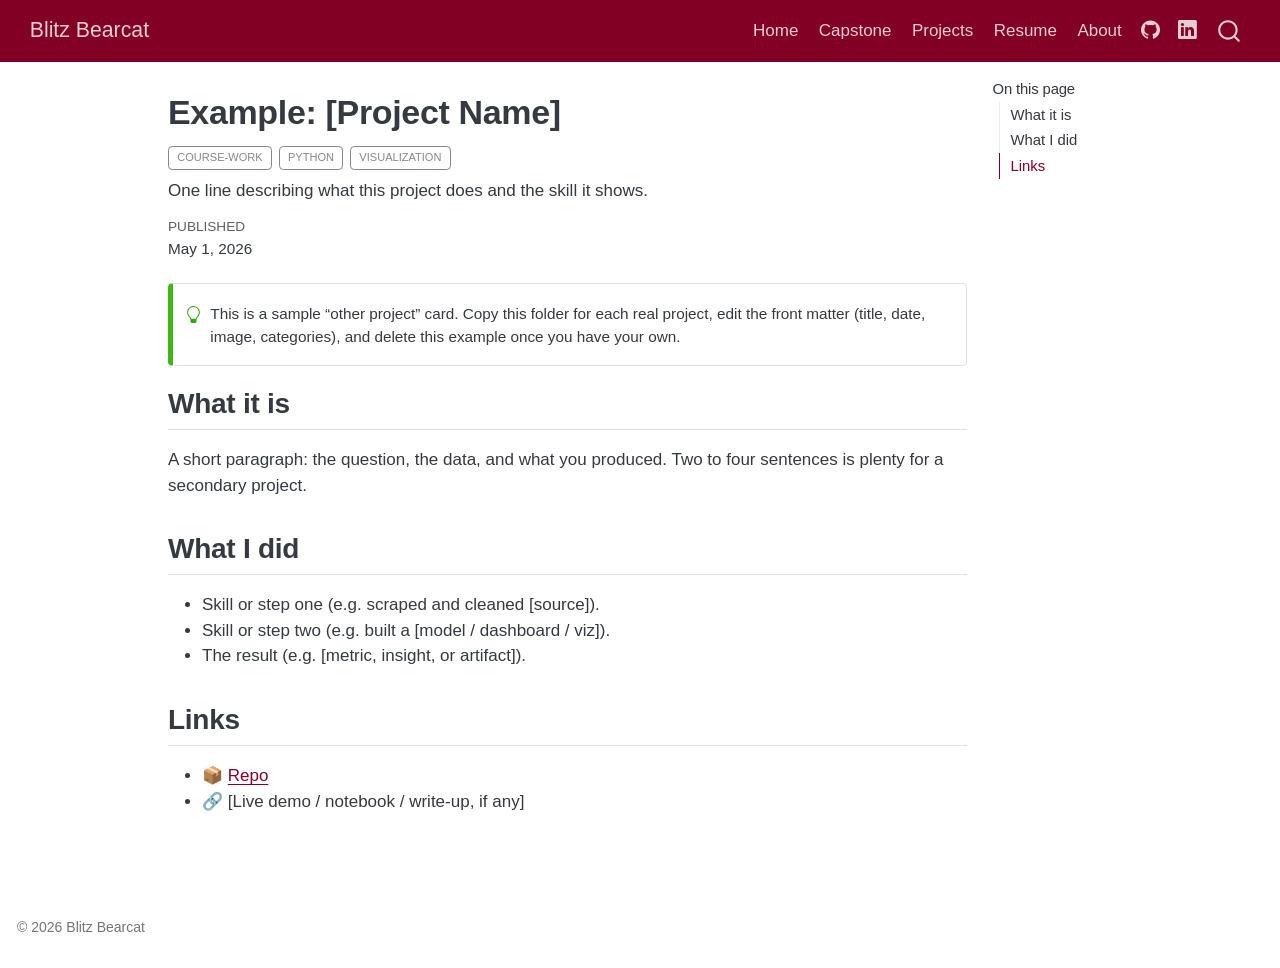
<file: projects/example-analysis/index.html>
<!DOCTYPE html>
<html xmlns="http://www.w3.org/1999/xhtml" lang="en" xml:lang="en"><head>

<meta charset="utf-8">
<meta name="generator" content="quarto-1.9.38">

<meta name="viewport" content="width=device-width, initial-scale=1.0, user-scalable=yes">

<meta name="dcterms.date" content="2026-05-01">
<meta name="description" content="One line describing what this project does and the skill it shows.">

<title>Example: [Project Name] – Blitz Bearcat</title>
<style>
/* Default styles provided by pandoc.
** See https://pandoc.org/MANUAL.html#variables-for-html for config info.
*/
code{white-space: pre-wrap;}
span.smallcaps{font-variant: small-caps;}
div.columns{display: flex; gap: min(4vw, 1.5em);}
div.column{flex: auto; overflow-x: auto;}
div.hanging-indent{margin-left: 1.5em; text-indent: -1.5em;}
ul.task-list{list-style: none;}
ul.task-list li input[type="checkbox"] {
  width: 0.8em;
  margin: 0 0.8em 0.2em -1em; /* quarto-specific, see https://github.com/quarto-dev/quarto-cli/issues/4556 */ 
  vertical-align: middle;
}
</style>


<script src="../../site_libs/quarto-nav/quarto-nav.js"></script>
<script src="../../site_libs/quarto-nav/headroom.min.js"></script>
<script src="../../site_libs/clipboard/clipboard.min.js"></script>
<script src="../../site_libs/quarto-search/autocomplete.umd.js"></script>
<script src="../../site_libs/quarto-search/fuse.min.js"></script>
<script src="../../site_libs/quarto-search/quarto-search.js"></script>
<meta name="quarto:offset" content="../../">
<script src="../../site_libs/quarto-html/quarto.js" type="module"></script>
<script src="../../site_libs/quarto-html/tabsets/tabsets.js" type="module"></script>
<script src="../../site_libs/quarto-html/popper.min.js"></script>
<script src="../../site_libs/quarto-html/tippy.umd.min.js"></script>
<script src="../../site_libs/quarto-html/anchor.min.js"></script>
<link href="../../site_libs/quarto-html/tippy.css" rel="stylesheet">
<link href="../../site_libs/quarto-html/quarto-syntax-highlighting-15634bcf2e68342d4ad2dfa704d543f6.css" rel="stylesheet" id="quarto-text-highlighting-styles">
<script src="../../site_libs/bootstrap/bootstrap.min.js"></script>
<link href="../../site_libs/bootstrap/bootstrap-icons.css" rel="stylesheet">
<link href="../../site_libs/bootstrap/bootstrap-bf8ab5b5249385187763ea8279c69bea.min.css" rel="stylesheet" append-hash="true" id="quarto-bootstrap" data-mode="light">
<script id="quarto-search-options" type="application/json">{
  "location": "navbar",
  "copy-button": false,
  "collapse-after": 3,
  "panel-placement": "end",
  "type": "overlay",
  "limit": 50,
  "keyboard-shortcut": [
    "f",
    "/",
    "s"
  ],
  "show-item-context": false,
  "language": {
    "search-no-results-text": "No results",
    "search-matching-documents-text": "matching documents",
    "search-copy-link-title": "Copy link to search",
    "search-hide-matches-text": "Hide additional matches",
    "search-more-match-text": "more match in this document",
    "search-more-matches-text": "more matches in this document",
    "search-clear-button-title": "Clear",
    "search-text-placeholder": "",
    "search-detached-cancel-button-title": "Cancel",
    "search-submit-button-title": "Submit",
    "search-label": "Search"
  }
}</script>


</head>

<body class="nav-fixed quarto-light">

<div id="quarto-search-results"></div>
  <header id="quarto-header" class="headroom fixed-top">
    <nav class="navbar navbar-expand-lg " data-bs-theme="dark">
      <div class="navbar-container container-fluid">
      <div class="navbar-brand-container mx-auto">
    <a class="navbar-brand" href="../../index.html">
    <span class="navbar-title">Blitz Bearcat</span>
    </a>
  </div>
            <div id="quarto-search" class="" title="Search"></div>
          <button class="navbar-toggler" type="button" data-bs-toggle="collapse" data-bs-target="#navbarCollapse" aria-controls="navbarCollapse" role="menu" aria-expanded="false" aria-label="Toggle navigation" onclick="if (window.quartoToggleHeadroom) { window.quartoToggleHeadroom(); }">
  <span class="navbar-toggler-icon"></span>
</button>
          <div class="collapse navbar-collapse" id="navbarCollapse">
            <ul class="navbar-nav navbar-nav-scroll ms-auto">
  <li class="nav-item">
    <a class="nav-link" href="../../index.html"> 
<span class="menu-text">Home</span></a>
  </li>  
  <li class="nav-item">
    <a class="nav-link" href="../../capstone.html"> 
<span class="menu-text">Capstone</span></a>
  </li>  
  <li class="nav-item">
    <a class="nav-link" href="../../projects.html"> 
<span class="menu-text">Projects</span></a>
  </li>  
  <li class="nav-item">
    <a class="nav-link" href="../../resume.html"> 
<span class="menu-text">Resume</span></a>
  </li>  
  <li class="nav-item">
    <a class="nav-link" href="../../about.html"> 
<span class="menu-text">About</span></a>
  </li>  
  <li class="nav-item compact">
    <a class="nav-link" href="https://github.com/your_github_username"> <i class="bi bi-github" role="img" aria-label="GitHub">
</i> 
<span class="menu-text"></span></a>
  </li>  
  <li class="nav-item compact">
    <a class="nav-link" href="https://linkedin.com/in/your_github_username"> <i class="bi bi-linkedin" role="img" aria-label="LinkedIn">
</i> 
<span class="menu-text"></span></a>
  </li>  
</ul>
          </div> <!-- /navcollapse -->
            <div class="quarto-navbar-tools">
</div>
      </div> <!-- /container-fluid -->
    </nav>
</header>
<!-- content -->
<div id="quarto-content" class="quarto-container page-columns page-rows-contents page-layout-article page-navbar">
<!-- sidebar -->
<!-- margin-sidebar -->
    <div id="quarto-margin-sidebar" class="sidebar margin-sidebar">
        <nav id="TOC" role="doc-toc" class="toc-active">
    <h2 id="toc-title">On this page</h2>
   
  <ul>
  <li><a href="#what-it-is" id="toc-what-it-is" class="nav-link active" data-scroll-target="#what-it-is">What it is</a></li>
  <li><a href="#what-i-did" id="toc-what-i-did" class="nav-link" data-scroll-target="#what-i-did">What I did</a></li>
  <li><a href="#links" id="toc-links" class="nav-link" data-scroll-target="#links">Links</a></li>
  </ul>
</nav>
    </div>
<!-- main -->
<main class="content" id="quarto-document-content">

<header id="title-block-header" class="quarto-title-block default">
<div class="quarto-title">
<h1 class="title">Example: [Project Name]</h1>
  <div class="quarto-categories">
    <div class="quarto-category">course-work</div>
    <div class="quarto-category">python</div>
    <div class="quarto-category">visualization</div>
  </div>
  </div>

<div>
  <div class="description">
    One line describing what this project does and the skill it shows.
  </div>
</div>


<div class="quarto-title-meta">

    
    <div>
    <div class="quarto-title-meta-heading">Published</div>
    <div class="quarto-title-meta-contents">
      <p class="date">May 1, 2026</p>
    </div>
  </div>
  
    
  </div>
  


</header>


<div class="callout callout-style-simple callout-tip">
<div class="callout-body d-flex">
<div class="callout-icon-container">
<i class="callout-icon"></i>
</div>
<div class="callout-body-container">
<p>This is a sample “other project” card. Copy this folder for each real project, edit the front matter (title, date, image, categories), and delete this example once you have your own.</p>
</div>
</div>
</div>
<section id="what-it-is" class="level2">
<h2 class="anchored" data-anchor-id="what-it-is">What it is</h2>
<p>A short paragraph: the question, the data, and what you produced. Two to four sentences is plenty for a secondary project.</p>
</section>
<section id="what-i-did" class="level2">
<h2 class="anchored" data-anchor-id="what-i-did">What I did</h2>
<ul>
<li>Skill or step one (e.g.&nbsp;scraped and cleaned [source]).</li>
<li>Skill or step two (e.g.&nbsp;built a [model / dashboard / viz]).</li>
<li>The result (e.g.&nbsp;[metric, insight, or artifact]).</li>
</ul>
</section>
<section id="links" class="level2">
<h2 class="anchored" data-anchor-id="links">Links</h2>
<ul>
<li>📦 <a href="https://github.com/your_github_username/this-project">Repo</a></li>
<li>🔗 [Live demo / notebook / write-up, if any]</li>
</ul>


</section>

</main> <!-- /main -->
<script id="quarto-html-after-body" type="application/javascript">
  window.document.addEventListener("DOMContentLoaded", function (event) {
    const icon = "";
    const anchorJS = new window.AnchorJS();
    anchorJS.options = {
      placement: 'right',
      icon: icon
    };
    anchorJS.add('.anchored');
    const isCodeAnnotation = (el) => {
      for (const clz of el.classList) {
        if (clz.startsWith('code-annotation-')) {                     
          return true;
        }
      }
      return false;
    }
    const onCopySuccess = function(e) {
      // button target
      const button = e.trigger;
      // don't keep focus
      button.blur();
      // flash "checked"
      button.classList.add('code-copy-button-checked');
      var currentTitle = button.getAttribute("title");
      button.setAttribute("title", "Copied!");
      let tooltip;
      if (window.bootstrap) {
        button.setAttribute("data-bs-toggle", "tooltip");
        button.setAttribute("data-bs-placement", "left");
        button.setAttribute("data-bs-title", "Copied!");
        tooltip = new bootstrap.Tooltip(button, 
          { trigger: "manual", 
            customClass: "code-copy-button-tooltip",
            offset: [0, -8]});
        tooltip.show();    
      }
      setTimeout(function() {
        if (tooltip) {
          tooltip.hide();
          button.removeAttribute("data-bs-title");
          button.removeAttribute("data-bs-toggle");
          button.removeAttribute("data-bs-placement");
        }
        button.setAttribute("title", currentTitle);
        button.classList.remove('code-copy-button-checked');
      }, 1000);
      // clear code selection
      e.clearSelection();
    }
    const getTextToCopy = function(trigger) {
      const outerScaffold = trigger.parentElement.cloneNode(true);
      const codeEl = outerScaffold.querySelector('code');
      for (const childEl of codeEl.children) {
        if (isCodeAnnotation(childEl)) {
          childEl.remove();
        }
      }
      return codeEl.innerText;
    }
    const clipboard = new window.ClipboardJS('.code-copy-button:not([data-in-quarto-modal])', {
      text: getTextToCopy
    });
    clipboard.on('success', onCopySuccess);
    if (window.document.getElementById('quarto-embedded-source-code-modal')) {
      const clipboardModal = new window.ClipboardJS('.code-copy-button[data-in-quarto-modal]', {
        text: getTextToCopy,
        container: window.document.getElementById('quarto-embedded-source-code-modal')
      });
      clipboardModal.on('success', onCopySuccess);
    }
      var localhostRegex = new RegExp(/^(?:http|https):\/\/localhost\:?[0-9]*\//);
      var mailtoRegex = new RegExp(/^mailto:/);
        var filterRegex = new RegExp("https:\/\/your_github_username\.github\.io");
      var isInternal = (href) => {
          return filterRegex.test(href) || localhostRegex.test(href) || mailtoRegex.test(href);
      }
      // Inspect non-navigation links and adorn them if external
     var links = window.document.querySelectorAll('a[href]:not(.nav-link):not(.navbar-brand):not(.toc-action):not(.sidebar-link):not(.sidebar-item-toggle):not(.pagination-link):not(.no-external):not([aria-hidden]):not(.dropdown-item):not(.quarto-navigation-tool):not(.about-link)');
      for (var i=0; i<links.length; i++) {
        const link = links[i];
        if (!isInternal(link.href)) {
          // undo the damage that might have been done by quarto-nav.js in the case of
          // links that we want to consider external
          if (link.dataset.originalHref !== undefined) {
            link.href = link.dataset.originalHref;
          }
        }
      }
    function tippyHover(el, contentFn, onTriggerFn, onUntriggerFn) {
      const config = {
        allowHTML: true,
        maxWidth: 500,
        delay: 100,
        arrow: false,
        appendTo: function(el) {
            return el.parentElement;
        },
        interactive: true,
        interactiveBorder: 10,
        theme: 'quarto',
        placement: 'bottom-start',
      };
      if (contentFn) {
        config.content = contentFn;
      }
      if (onTriggerFn) {
        config.onTrigger = onTriggerFn;
      }
      if (onUntriggerFn) {
        config.onUntrigger = onUntriggerFn;
      }
      window.tippy(el, config); 
    }
    const noterefs = window.document.querySelectorAll('a[role="doc-noteref"]');
    for (var i=0; i<noterefs.length; i++) {
      const ref = noterefs[i];
      tippyHover(ref, function() {
        // use id or data attribute instead here
        let href = ref.getAttribute('data-footnote-href') || ref.getAttribute('href');
        try { href = new URL(href).hash; } catch {}
        const id = href.replace(/^#\/?/, "");
        const note = window.document.getElementById(id);
        if (note) {
          return note.innerHTML;
        } else {
          return "";
        }
      });
    }
    const xrefs = window.document.querySelectorAll('a.quarto-xref');
    const processXRef = (id, note) => {
      // Strip column container classes
      const stripColumnClz = (el) => {
        el.classList.remove("page-full", "page-columns");
        if (el.children) {
          for (const child of el.children) {
            stripColumnClz(child);
          }
        }
      }
      stripColumnClz(note)
      if (id === null || id.startsWith('sec-')) {
        // Special case sections, only their first couple elements
        const container = document.createElement("div");
        if (note.children && note.children.length > 2) {
          container.appendChild(note.children[0].cloneNode(true));
          for (let i = 1; i < note.children.length; i++) {
            const child = note.children[i];
            if (child.tagName === "P" && child.innerText === "") {
              continue;
            } else {
              container.appendChild(child.cloneNode(true));
              break;
            }
          }
          if (window.Quarto?.typesetMath) {
            window.Quarto.typesetMath(container);
          }
          return container.innerHTML
        } else {
          if (window.Quarto?.typesetMath) {
            window.Quarto.typesetMath(note);
          }
          return note.innerHTML;
        }
      } else {
        // Remove any anchor links if they are present
        const anchorLink = note.querySelector('a.anchorjs-link');
        if (anchorLink) {
          anchorLink.remove();
        }
        if (window.Quarto?.typesetMath) {
          window.Quarto.typesetMath(note);
        }
        if (note.classList.contains("callout")) {
          return note.outerHTML;
        } else {
          return note.innerHTML;
        }
      }
    }
    for (var i=0; i<xrefs.length; i++) {
      const xref = xrefs[i];
      tippyHover(xref, undefined, function(instance) {
        instance.disable();
        let url = xref.getAttribute('href');
        let hash = undefined; 
        if (url.startsWith('#')) {
          hash = url;
        } else {
          try { hash = new URL(url).hash; } catch {}
        }
        if (hash) {
          const id = hash.replace(/^#\/?/, "");
          const note = window.document.getElementById(id);
          if (note !== null) {
            try {
              const html = processXRef(id, note.cloneNode(true));
              instance.setContent(html);
            } finally {
              instance.enable();
              instance.show();
            }
          } else {
            // See if we can fetch this
            fetch(url.split('#')[0])
            .then(res => res.text())
            .then(html => {
              const parser = new DOMParser();
              const htmlDoc = parser.parseFromString(html, "text/html");
              const note = htmlDoc.getElementById(id);
              if (note !== null) {
                const html = processXRef(id, note);
                instance.setContent(html);
              } 
            }).finally(() => {
              instance.enable();
              instance.show();
            });
          }
        } else {
          // See if we can fetch a full url (with no hash to target)
          // This is a special case and we should probably do some content thinning / targeting
          fetch(url)
          .then(res => res.text())
          .then(html => {
            const parser = new DOMParser();
            const htmlDoc = parser.parseFromString(html, "text/html");
            const note = htmlDoc.querySelector('main.content');
            if (note !== null) {
              // This should only happen for chapter cross references
              // (since there is no id in the URL)
              // remove the first header
              if (note.children.length > 0 && note.children[0].tagName === "HEADER") {
                note.children[0].remove();
              }
              const html = processXRef(null, note);
              instance.setContent(html);
            } 
          }).finally(() => {
            instance.enable();
            instance.show();
          });
        }
      }, function(instance) {
      });
    }
        let selectedAnnoteEl;
        const selectorForAnnotation = ( cell, annotation) => {
          let cellAttr = 'data-code-cell="' + cell + '"';
          let lineAttr = 'data-code-annotation="' +  annotation + '"';
          const selector = 'span[' + cellAttr + '][' + lineAttr + ']';
          return selector;
        }
        const selectCodeLines = (annoteEl) => {
          const doc = window.document;
          const targetCell = annoteEl.getAttribute("data-target-cell");
          const targetAnnotation = annoteEl.getAttribute("data-target-annotation");
          const annoteSpan = window.document.querySelector(selectorForAnnotation(targetCell, targetAnnotation));
          const lines = annoteSpan.getAttribute("data-code-lines").split(",");
          const lineIds = lines.map((line) => {
            return targetCell + "-" + line;
          })
          let top = null;
          let height = null;
          let parent = null;
          if (lineIds.length > 0) {
              //compute the position of the single el (top and bottom and make a div)
              const el = window.document.getElementById(lineIds[0]);
              top = el.offsetTop;
              height = el.offsetHeight;
              parent = el.parentElement.parentElement;
            if (lineIds.length > 1) {
              const lastEl = window.document.getElementById(lineIds[lineIds.length - 1]);
              const bottom = lastEl.offsetTop + lastEl.offsetHeight;
              height = bottom - top;
            }
            if (top !== null && height !== null && parent !== null) {
              // cook up a div (if necessary) and position it 
              let div = window.document.getElementById("code-annotation-line-highlight");
              if (div === null) {
                div = window.document.createElement("div");
                div.setAttribute("id", "code-annotation-line-highlight");
                div.style.position = 'absolute';
                parent.appendChild(div);
              }
              div.style.top = top - 2 + "px";
              div.style.height = height + 4 + "px";
              div.style.left = 0;
              let gutterDiv = window.document.getElementById("code-annotation-line-highlight-gutter");
              if (gutterDiv === null) {
                gutterDiv = window.document.createElement("div");
                gutterDiv.setAttribute("id", "code-annotation-line-highlight-gutter");
                gutterDiv.style.position = 'absolute';
                const codeCell = window.document.getElementById(targetCell);
                const gutter = codeCell.querySelector('.code-annotation-gutter');
                gutter.appendChild(gutterDiv);
              }
              gutterDiv.style.top = top - 2 + "px";
              gutterDiv.style.height = height + 4 + "px";
            }
            selectedAnnoteEl = annoteEl;
          }
        };
        const unselectCodeLines = () => {
          const elementsIds = ["code-annotation-line-highlight", "code-annotation-line-highlight-gutter"];
          elementsIds.forEach((elId) => {
            const div = window.document.getElementById(elId);
            if (div) {
              div.remove();
            }
          });
          selectedAnnoteEl = undefined;
        };
          // Handle positioning of the toggle
      window.addEventListener(
        "resize",
        throttle(() => {
          elRect = undefined;
          if (selectedAnnoteEl) {
            selectCodeLines(selectedAnnoteEl);
          }
        }, 10)
      );
      function throttle(fn, ms) {
      let throttle = false;
      let timer;
        return (...args) => {
          if(!throttle) { // first call gets through
              fn.apply(this, args);
              throttle = true;
          } else { // all the others get throttled
              if(timer) clearTimeout(timer); // cancel #2
              timer = setTimeout(() => {
                fn.apply(this, args);
                timer = throttle = false;
              }, ms);
          }
        };
      }
        // Attach click handler to the DT
        const annoteDls = window.document.querySelectorAll('dt[data-target-cell]');
        for (const annoteDlNode of annoteDls) {
          annoteDlNode.addEventListener('click', (event) => {
            const clickedEl = event.target;
            if (clickedEl !== selectedAnnoteEl) {
              unselectCodeLines();
              const activeEl = window.document.querySelector('dt[data-target-cell].code-annotation-active');
              if (activeEl) {
                activeEl.classList.remove('code-annotation-active');
              }
              selectCodeLines(clickedEl);
              clickedEl.classList.add('code-annotation-active');
            } else {
              // Unselect the line
              unselectCodeLines();
              clickedEl.classList.remove('code-annotation-active');
            }
          });
        }
    const findCites = (el) => {
      const parentEl = el.parentElement;
      if (parentEl) {
        const cites = parentEl.dataset.cites;
        if (cites) {
          return {
            el,
            cites: cites.split(' ')
          };
        } else {
          return findCites(el.parentElement)
        }
      } else {
        return undefined;
      }
    };
    var bibliorefs = window.document.querySelectorAll('a[role="doc-biblioref"]');
    for (var i=0; i<bibliorefs.length; i++) {
      const ref = bibliorefs[i];
      const citeInfo = findCites(ref);
      if (citeInfo) {
        tippyHover(citeInfo.el, function() {
          var popup = window.document.createElement('div');
          citeInfo.cites.forEach(function(cite) {
            var citeDiv = window.document.createElement('div');
            citeDiv.classList.add('hanging-indent');
            citeDiv.classList.add('csl-entry');
            var biblioDiv = window.document.getElementById('ref-' + cite);
            if (biblioDiv) {
              citeDiv.innerHTML = biblioDiv.innerHTML;
            }
            popup.appendChild(citeDiv);
          });
          return popup.innerHTML;
        });
      }
    }
  });
  </script>
</div> <!-- /content -->
<footer class="footer">
  <div class="nav-footer">
    <div class="nav-footer-left">
<p>© 2026 Blitz Bearcat</p>
</div>   
    <div class="nav-footer-center">
      &nbsp;
    </div>
    <div class="nav-footer-right">
      &nbsp;
    </div>
  </div>
</footer>




</body></html>
</file>
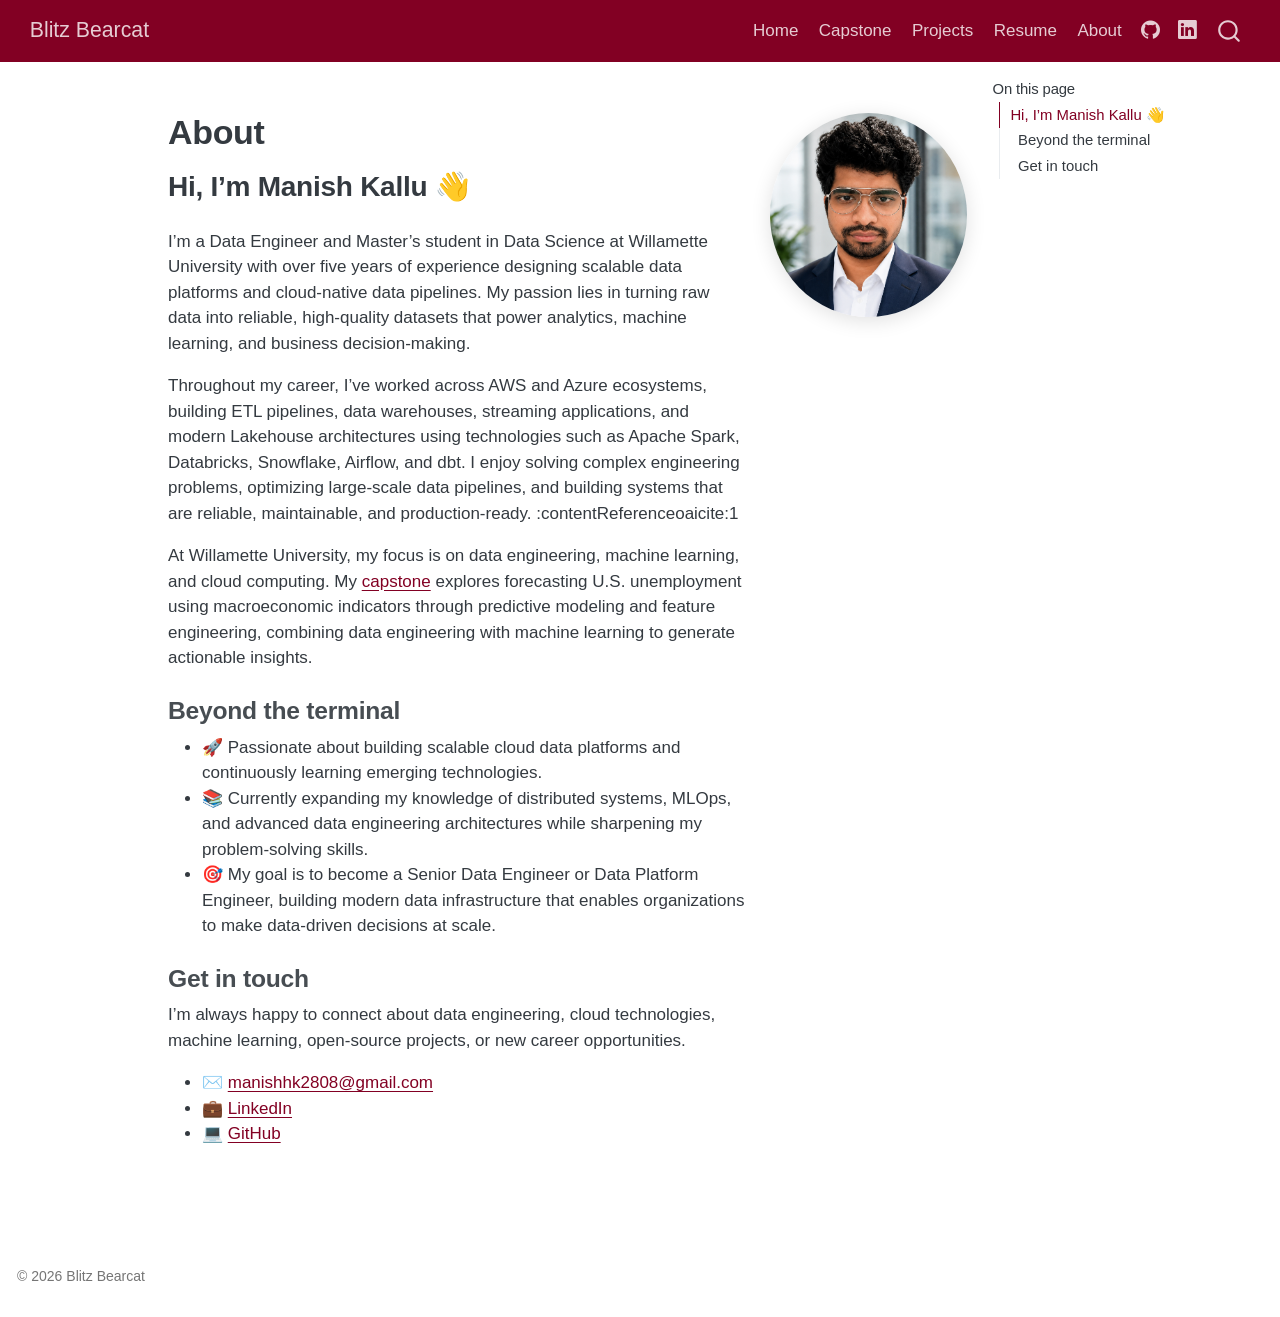
<file: about.html>
<!DOCTYPE html>
<html xmlns="http://www.w3.org/1999/xhtml" lang="en" xml:lang="en"><head>

<meta charset="utf-8">
<meta name="generator" content="quarto-1.9.38">

<meta name="viewport" content="width=device-width, initial-scale=1.0, user-scalable=yes">


<title>About – Blitz Bearcat</title>
<style>
/* Default styles provided by pandoc.
** See https://pandoc.org/MANUAL.html#variables-for-html for config info.
*/
code{white-space: pre-wrap;}
span.smallcaps{font-variant: small-caps;}
div.columns{display: flex; gap: min(4vw, 1.5em);}
div.column{flex: auto; overflow-x: auto;}
div.hanging-indent{margin-left: 1.5em; text-indent: -1.5em;}
ul.task-list{list-style: none;}
ul.task-list li input[type="checkbox"] {
  width: 0.8em;
  margin: 0 0.8em 0.2em -1em; /* quarto-specific, see https://github.com/quarto-dev/quarto-cli/issues/4556 */ 
  vertical-align: middle;
}
</style>


<script src="site_libs/quarto-nav/quarto-nav.js"></script>
<script src="site_libs/quarto-nav/headroom.min.js"></script>
<script src="site_libs/clipboard/clipboard.min.js"></script>
<script src="site_libs/quarto-search/autocomplete.umd.js"></script>
<script src="site_libs/quarto-search/fuse.min.js"></script>
<script src="site_libs/quarto-search/quarto-search.js"></script>
<meta name="quarto:offset" content="./">
<script src="site_libs/quarto-html/quarto.js" type="module"></script>
<script src="site_libs/quarto-html/tabsets/tabsets.js" type="module"></script>
<script src="site_libs/quarto-html/popper.min.js"></script>
<script src="site_libs/quarto-html/tippy.umd.min.js"></script>
<link href="site_libs/quarto-html/tippy.css" rel="stylesheet">
<link href="site_libs/quarto-html/quarto-syntax-highlighting-15634bcf2e68342d4ad2dfa704d543f6.css" rel="stylesheet" id="quarto-text-highlighting-styles">
<script src="site_libs/bootstrap/bootstrap.min.js"></script>
<link href="site_libs/bootstrap/bootstrap-icons.css" rel="stylesheet">
<link href="site_libs/bootstrap/bootstrap-bf8ab5b5249385187763ea8279c69bea.min.css" rel="stylesheet" append-hash="true" id="quarto-bootstrap" data-mode="light">
<script id="quarto-search-options" type="application/json">{
  "location": "navbar",
  "copy-button": false,
  "collapse-after": 3,
  "panel-placement": "end",
  "type": "overlay",
  "limit": 50,
  "keyboard-shortcut": [
    "f",
    "/",
    "s"
  ],
  "show-item-context": false,
  "language": {
    "search-no-results-text": "No results",
    "search-matching-documents-text": "matching documents",
    "search-copy-link-title": "Copy link to search",
    "search-hide-matches-text": "Hide additional matches",
    "search-more-match-text": "more match in this document",
    "search-more-matches-text": "more matches in this document",
    "search-clear-button-title": "Clear",
    "search-text-placeholder": "",
    "search-detached-cancel-button-title": "Cancel",
    "search-submit-button-title": "Submit",
    "search-label": "Search"
  }
}</script>


</head>

<body class="nav-fixed quarto-light">

<div id="quarto-search-results"></div>
  <header id="quarto-header" class="headroom fixed-top">
    <nav class="navbar navbar-expand-lg " data-bs-theme="dark">
      <div class="navbar-container container-fluid">
      <div class="navbar-brand-container mx-auto">
    <a class="navbar-brand" href="./index.html">
    <span class="navbar-title">Blitz Bearcat</span>
    </a>
  </div>
            <div id="quarto-search" class="" title="Search"></div>
          <button class="navbar-toggler" type="button" data-bs-toggle="collapse" data-bs-target="#navbarCollapse" aria-controls="navbarCollapse" role="menu" aria-expanded="false" aria-label="Toggle navigation" onclick="if (window.quartoToggleHeadroom) { window.quartoToggleHeadroom(); }">
  <span class="navbar-toggler-icon"></span>
</button>
          <div class="collapse navbar-collapse" id="navbarCollapse">
            <ul class="navbar-nav navbar-nav-scroll ms-auto">
  <li class="nav-item">
    <a class="nav-link" href="./index.html"> 
<span class="menu-text">Home</span></a>
  </li>  
  <li class="nav-item">
    <a class="nav-link" href="./capstone.html"> 
<span class="menu-text">Capstone</span></a>
  </li>  
  <li class="nav-item">
    <a class="nav-link" href="./projects.html"> 
<span class="menu-text">Projects</span></a>
  </li>  
  <li class="nav-item">
    <a class="nav-link" href="./resume.html"> 
<span class="menu-text">Resume</span></a>
  </li>  
  <li class="nav-item">
    <a class="nav-link active" href="./about.html" aria-current="page"> 
<span class="menu-text">About</span></a>
  </li>  
  <li class="nav-item compact">
    <a class="nav-link" href="https://github.com/your_github_username"> <i class="bi bi-github" role="img" aria-label="GitHub">
</i> 
<span class="menu-text"></span></a>
  </li>  
  <li class="nav-item compact">
    <a class="nav-link" href="https://linkedin.com/in/your_github_username"> <i class="bi bi-linkedin" role="img" aria-label="LinkedIn">
</i> 
<span class="menu-text"></span></a>
  </li>  
</ul>
          </div> <!-- /navcollapse -->
            <div class="quarto-navbar-tools">
</div>
      </div> <!-- /container-fluid -->
    </nav>
</header>
<!-- content -->
<div id="quarto-content" class="quarto-container page-columns page-rows-contents page-layout-article page-navbar">
<!-- sidebar -->
<!-- margin-sidebar -->
    <div id="quarto-margin-sidebar" class="sidebar margin-sidebar">
        <nav id="TOC" role="doc-toc" class="toc-active">
    <h2 id="toc-title">On this page</h2>
  <ul>
  <li><a href="#hi-im-manish-kallu" id="toc-hi-im-manish-kallu" class="nav-link active" data-scroll-target="#hi-im-manish-kallu">Hi, I’m Manish Kallu 👋</a>
  <ul class="collapse">
  <li><a href="#beyond-the-terminal" id="toc-beyond-the-terminal" class="nav-link" data-scroll-target="#beyond-the-terminal">Beyond the terminal</a></li>
  <li><a href="#get-in-touch" id="toc-get-in-touch" class="nav-link" data-scroll-target="#get-in-touch">Get in touch</a></li>
  </ul></li>
  </ul>
</nav>
    </div>
<!-- main -->
<div class="quarto-about-solana column-body">
  <div class="about-entity">
    <div class="entity-contents">
      <header id="title-block-header" class="quarto-title-block default">
<div class="quarto-title">
<h1 class="title">About</h1>
</div>
<div class="quarto-title-meta">
  </div>
</header> 
      <div class="about-contents"><main class="content" id="quarto-document-content">

<section id="hi-im-manish-kallu" class="level2">
<h2 data-anchor-id="hi-im-manish-kallu">Hi, I’m Manish Kallu 👋</h2>
<p>I’m a Data Engineer and Master’s student in Data Science at Willamette University with over five years of experience designing scalable data platforms and cloud-native data pipelines. My passion lies in turning raw data into reliable, high-quality datasets that power analytics, machine learning, and business decision-making.</p>
<p>Throughout my career, I’ve worked across AWS and Azure ecosystems, building ETL pipelines, data warehouses, streaming applications, and modern Lakehouse architectures using technologies such as Apache Spark, Databricks, Snowflake, Airflow, and dbt. I enjoy solving complex engineering problems, optimizing large-scale data pipelines, and building systems that are reliable, maintainable, and production-ready. :contentReference<span data-index="1">oaicite:1</span></p>
<p>At Willamette University, my focus is on data engineering, machine learning, and cloud computing. My <a href="./capstone.html">capstone</a> explores forecasting U.S. unemployment using macroeconomic indicators through predictive modeling and feature engineering, combining data engineering with machine learning to generate actionable insights.</p>
<section id="beyond-the-terminal" class="level3">
<h3 data-anchor-id="beyond-the-terminal">Beyond the terminal</h3>
<ul>
<li>🚀 Passionate about building scalable cloud data platforms and continuously learning emerging technologies.</li>
<li>📚 Currently expanding my knowledge of distributed systems, MLOps, and advanced data engineering architectures while sharpening my problem-solving skills.</li>
<li>🎯 My goal is to become a Senior Data Engineer or Data Platform Engineer, building modern data infrastructure that enables organizations to make data-driven decisions at scale.</li>
</ul>
</section>
<section id="get-in-touch" class="level3">
<h3 data-anchor-id="get-in-touch">Get in touch</h3>
<p>I’m always happy to connect about data engineering, cloud technologies, machine learning, open-source projects, or new career opportunities.</p>
<ul>
<li>✉️ <a href="mailto:manishhk2808@gmail.com">manishhk2808@gmail.com</a></li>
<li>💼 <a href="https://linkedin.com/in/manish-k-583b61421">LinkedIn</a></li>
<li>💻 <a href="https://github.com/manishkallu01-wq">GitHub</a></li>
</ul>


</section>
</section>
</main></div>
    </div>
    <img src="images/image.png" class="about-image
  round " style="height: 12em; width: 12em;">
  </div>
</div>
 <!-- /main -->
<script id="quarto-html-after-body" type="application/javascript">
  window.document.addEventListener("DOMContentLoaded", function (event) {
    const isCodeAnnotation = (el) => {
      for (const clz of el.classList) {
        if (clz.startsWith('code-annotation-')) {                     
          return true;
        }
      }
      return false;
    }
    const onCopySuccess = function(e) {
      // button target
      const button = e.trigger;
      // don't keep focus
      button.blur();
      // flash "checked"
      button.classList.add('code-copy-button-checked');
      var currentTitle = button.getAttribute("title");
      button.setAttribute("title", "Copied!");
      let tooltip;
      if (window.bootstrap) {
        button.setAttribute("data-bs-toggle", "tooltip");
        button.setAttribute("data-bs-placement", "left");
        button.setAttribute("data-bs-title", "Copied!");
        tooltip = new bootstrap.Tooltip(button, 
          { trigger: "manual", 
            customClass: "code-copy-button-tooltip",
            offset: [0, -8]});
        tooltip.show();    
      }
      setTimeout(function() {
        if (tooltip) {
          tooltip.hide();
          button.removeAttribute("data-bs-title");
          button.removeAttribute("data-bs-toggle");
          button.removeAttribute("data-bs-placement");
        }
        button.setAttribute("title", currentTitle);
        button.classList.remove('code-copy-button-checked');
      }, 1000);
      // clear code selection
      e.clearSelection();
    }
    const getTextToCopy = function(trigger) {
      const outerScaffold = trigger.parentElement.cloneNode(true);
      const codeEl = outerScaffold.querySelector('code');
      for (const childEl of codeEl.children) {
        if (isCodeAnnotation(childEl)) {
          childEl.remove();
        }
      }
      return codeEl.innerText;
    }
    const clipboard = new window.ClipboardJS('.code-copy-button:not([data-in-quarto-modal])', {
      text: getTextToCopy
    });
    clipboard.on('success', onCopySuccess);
    if (window.document.getElementById('quarto-embedded-source-code-modal')) {
      const clipboardModal = new window.ClipboardJS('.code-copy-button[data-in-quarto-modal]', {
        text: getTextToCopy,
        container: window.document.getElementById('quarto-embedded-source-code-modal')
      });
      clipboardModal.on('success', onCopySuccess);
    }
      var localhostRegex = new RegExp(/^(?:http|https):\/\/localhost\:?[0-9]*\//);
      var mailtoRegex = new RegExp(/^mailto:/);
        var filterRegex = new RegExp("https:\/\/your_github_username\.github\.io");
      var isInternal = (href) => {
          return filterRegex.test(href) || localhostRegex.test(href) || mailtoRegex.test(href);
      }
      // Inspect non-navigation links and adorn them if external
     var links = window.document.querySelectorAll('a[href]:not(.nav-link):not(.navbar-brand):not(.toc-action):not(.sidebar-link):not(.sidebar-item-toggle):not(.pagination-link):not(.no-external):not([aria-hidden]):not(.dropdown-item):not(.quarto-navigation-tool):not(.about-link)');
      for (var i=0; i<links.length; i++) {
        const link = links[i];
        if (!isInternal(link.href)) {
          // undo the damage that might have been done by quarto-nav.js in the case of
          // links that we want to consider external
          if (link.dataset.originalHref !== undefined) {
            link.href = link.dataset.originalHref;
          }
        }
      }
    function tippyHover(el, contentFn, onTriggerFn, onUntriggerFn) {
      const config = {
        allowHTML: true,
        maxWidth: 500,
        delay: 100,
        arrow: false,
        appendTo: function(el) {
            return el.parentElement;
        },
        interactive: true,
        interactiveBorder: 10,
        theme: 'quarto',
        placement: 'bottom-start',
      };
      if (contentFn) {
        config.content = contentFn;
      }
      if (onTriggerFn) {
        config.onTrigger = onTriggerFn;
      }
      if (onUntriggerFn) {
        config.onUntrigger = onUntriggerFn;
      }
      window.tippy(el, config); 
    }
    const noterefs = window.document.querySelectorAll('a[role="doc-noteref"]');
    for (var i=0; i<noterefs.length; i++) {
      const ref = noterefs[i];
      tippyHover(ref, function() {
        // use id or data attribute instead here
        let href = ref.getAttribute('data-footnote-href') || ref.getAttribute('href');
        try { href = new URL(href).hash; } catch {}
        const id = href.replace(/^#\/?/, "");
        const note = window.document.getElementById(id);
        if (note) {
          return note.innerHTML;
        } else {
          return "";
        }
      });
    }
    const xrefs = window.document.querySelectorAll('a.quarto-xref');
    const processXRef = (id, note) => {
      // Strip column container classes
      const stripColumnClz = (el) => {
        el.classList.remove("page-full", "page-columns");
        if (el.children) {
          for (const child of el.children) {
            stripColumnClz(child);
          }
        }
      }
      stripColumnClz(note)
      if (id === null || id.startsWith('sec-')) {
        // Special case sections, only their first couple elements
        const container = document.createElement("div");
        if (note.children && note.children.length > 2) {
          container.appendChild(note.children[0].cloneNode(true));
          for (let i = 1; i < note.children.length; i++) {
            const child = note.children[i];
            if (child.tagName === "P" && child.innerText === "") {
              continue;
            } else {
              container.appendChild(child.cloneNode(true));
              break;
            }
          }
          if (window.Quarto?.typesetMath) {
            window.Quarto.typesetMath(container);
          }
          return container.innerHTML
        } else {
          if (window.Quarto?.typesetMath) {
            window.Quarto.typesetMath(note);
          }
          return note.innerHTML;
        }
      } else {
        // Remove any anchor links if they are present
        const anchorLink = note.querySelector('a.anchorjs-link');
        if (anchorLink) {
          anchorLink.remove();
        }
        if (window.Quarto?.typesetMath) {
          window.Quarto.typesetMath(note);
        }
        if (note.classList.contains("callout")) {
          return note.outerHTML;
        } else {
          return note.innerHTML;
        }
      }
    }
    for (var i=0; i<xrefs.length; i++) {
      const xref = xrefs[i];
      tippyHover(xref, undefined, function(instance) {
        instance.disable();
        let url = xref.getAttribute('href');
        let hash = undefined; 
        if (url.startsWith('#')) {
          hash = url;
        } else {
          try { hash = new URL(url).hash; } catch {}
        }
        if (hash) {
          const id = hash.replace(/^#\/?/, "");
          const note = window.document.getElementById(id);
          if (note !== null) {
            try {
              const html = processXRef(id, note.cloneNode(true));
              instance.setContent(html);
            } finally {
              instance.enable();
              instance.show();
            }
          } else {
            // See if we can fetch this
            fetch(url.split('#')[0])
            .then(res => res.text())
            .then(html => {
              const parser = new DOMParser();
              const htmlDoc = parser.parseFromString(html, "text/html");
              const note = htmlDoc.getElementById(id);
              if (note !== null) {
                const html = processXRef(id, note);
                instance.setContent(html);
              } 
            }).finally(() => {
              instance.enable();
              instance.show();
            });
          }
        } else {
          // See if we can fetch a full url (with no hash to target)
          // This is a special case and we should probably do some content thinning / targeting
          fetch(url)
          .then(res => res.text())
          .then(html => {
            const parser = new DOMParser();
            const htmlDoc = parser.parseFromString(html, "text/html");
            const note = htmlDoc.querySelector('main.content');
            if (note !== null) {
              // This should only happen for chapter cross references
              // (since there is no id in the URL)
              // remove the first header
              if (note.children.length > 0 && note.children[0].tagName === "HEADER") {
                note.children[0].remove();
              }
              const html = processXRef(null, note);
              instance.setContent(html);
            } 
          }).finally(() => {
            instance.enable();
            instance.show();
          });
        }
      }, function(instance) {
      });
    }
        let selectedAnnoteEl;
        const selectorForAnnotation = ( cell, annotation) => {
          let cellAttr = 'data-code-cell="' + cell + '"';
          let lineAttr = 'data-code-annotation="' +  annotation + '"';
          const selector = 'span[' + cellAttr + '][' + lineAttr + ']';
          return selector;
        }
        const selectCodeLines = (annoteEl) => {
          const doc = window.document;
          const targetCell = annoteEl.getAttribute("data-target-cell");
          const targetAnnotation = annoteEl.getAttribute("data-target-annotation");
          const annoteSpan = window.document.querySelector(selectorForAnnotation(targetCell, targetAnnotation));
          const lines = annoteSpan.getAttribute("data-code-lines").split(",");
          const lineIds = lines.map((line) => {
            return targetCell + "-" + line;
          })
          let top = null;
          let height = null;
          let parent = null;
          if (lineIds.length > 0) {
              //compute the position of the single el (top and bottom and make a div)
              const el = window.document.getElementById(lineIds[0]);
              top = el.offsetTop;
              height = el.offsetHeight;
              parent = el.parentElement.parentElement;
            if (lineIds.length > 1) {
              const lastEl = window.document.getElementById(lineIds[lineIds.length - 1]);
              const bottom = lastEl.offsetTop + lastEl.offsetHeight;
              height = bottom - top;
            }
            if (top !== null && height !== null && parent !== null) {
              // cook up a div (if necessary) and position it 
              let div = window.document.getElementById("code-annotation-line-highlight");
              if (div === null) {
                div = window.document.createElement("div");
                div.setAttribute("id", "code-annotation-line-highlight");
                div.style.position = 'absolute';
                parent.appendChild(div);
              }
              div.style.top = top - 2 + "px";
              div.style.height = height + 4 + "px";
              div.style.left = 0;
              let gutterDiv = window.document.getElementById("code-annotation-line-highlight-gutter");
              if (gutterDiv === null) {
                gutterDiv = window.document.createElement("div");
                gutterDiv.setAttribute("id", "code-annotation-line-highlight-gutter");
                gutterDiv.style.position = 'absolute';
                const codeCell = window.document.getElementById(targetCell);
                const gutter = codeCell.querySelector('.code-annotation-gutter');
                gutter.appendChild(gutterDiv);
              }
              gutterDiv.style.top = top - 2 + "px";
              gutterDiv.style.height = height + 4 + "px";
            }
            selectedAnnoteEl = annoteEl;
          }
        };
        const unselectCodeLines = () => {
          const elementsIds = ["code-annotation-line-highlight", "code-annotation-line-highlight-gutter"];
          elementsIds.forEach((elId) => {
            const div = window.document.getElementById(elId);
            if (div) {
              div.remove();
            }
          });
          selectedAnnoteEl = undefined;
        };
          // Handle positioning of the toggle
      window.addEventListener(
        "resize",
        throttle(() => {
          elRect = undefined;
          if (selectedAnnoteEl) {
            selectCodeLines(selectedAnnoteEl);
          }
        }, 10)
      );
      function throttle(fn, ms) {
      let throttle = false;
      let timer;
        return (...args) => {
          if(!throttle) { // first call gets through
              fn.apply(this, args);
              throttle = true;
          } else { // all the others get throttled
              if(timer) clearTimeout(timer); // cancel #2
              timer = setTimeout(() => {
                fn.apply(this, args);
                timer = throttle = false;
              }, ms);
          }
        };
      }
        // Attach click handler to the DT
        const annoteDls = window.document.querySelectorAll('dt[data-target-cell]');
        for (const annoteDlNode of annoteDls) {
          annoteDlNode.addEventListener('click', (event) => {
            const clickedEl = event.target;
            if (clickedEl !== selectedAnnoteEl) {
              unselectCodeLines();
              const activeEl = window.document.querySelector('dt[data-target-cell].code-annotation-active');
              if (activeEl) {
                activeEl.classList.remove('code-annotation-active');
              }
              selectCodeLines(clickedEl);
              clickedEl.classList.add('code-annotation-active');
            } else {
              // Unselect the line
              unselectCodeLines();
              clickedEl.classList.remove('code-annotation-active');
            }
          });
        }
    const findCites = (el) => {
      const parentEl = el.parentElement;
      if (parentEl) {
        const cites = parentEl.dataset.cites;
        if (cites) {
          return {
            el,
            cites: cites.split(' ')
          };
        } else {
          return findCites(el.parentElement)
        }
      } else {
        return undefined;
      }
    };
    var bibliorefs = window.document.querySelectorAll('a[role="doc-biblioref"]');
    for (var i=0; i<bibliorefs.length; i++) {
      const ref = bibliorefs[i];
      const citeInfo = findCites(ref);
      if (citeInfo) {
        tippyHover(citeInfo.el, function() {
          var popup = window.document.createElement('div');
          citeInfo.cites.forEach(function(cite) {
            var citeDiv = window.document.createElement('div');
            citeDiv.classList.add('hanging-indent');
            citeDiv.classList.add('csl-entry');
            var biblioDiv = window.document.getElementById('ref-' + cite);
            if (biblioDiv) {
              citeDiv.innerHTML = biblioDiv.innerHTML;
            }
            popup.appendChild(citeDiv);
          });
          return popup.innerHTML;
        });
      }
    }
  });
  </script>
</div> <!-- /content -->
<footer class="footer">
  <div class="nav-footer">
    <div class="nav-footer-left">
<p>© 2026 Blitz Bearcat</p>
</div>   
    <div class="nav-footer-center">
      &nbsp;
    </div>
    <div class="nav-footer-right">
      &nbsp;
    </div>
  </div>
</footer>




</body></html>
</file>
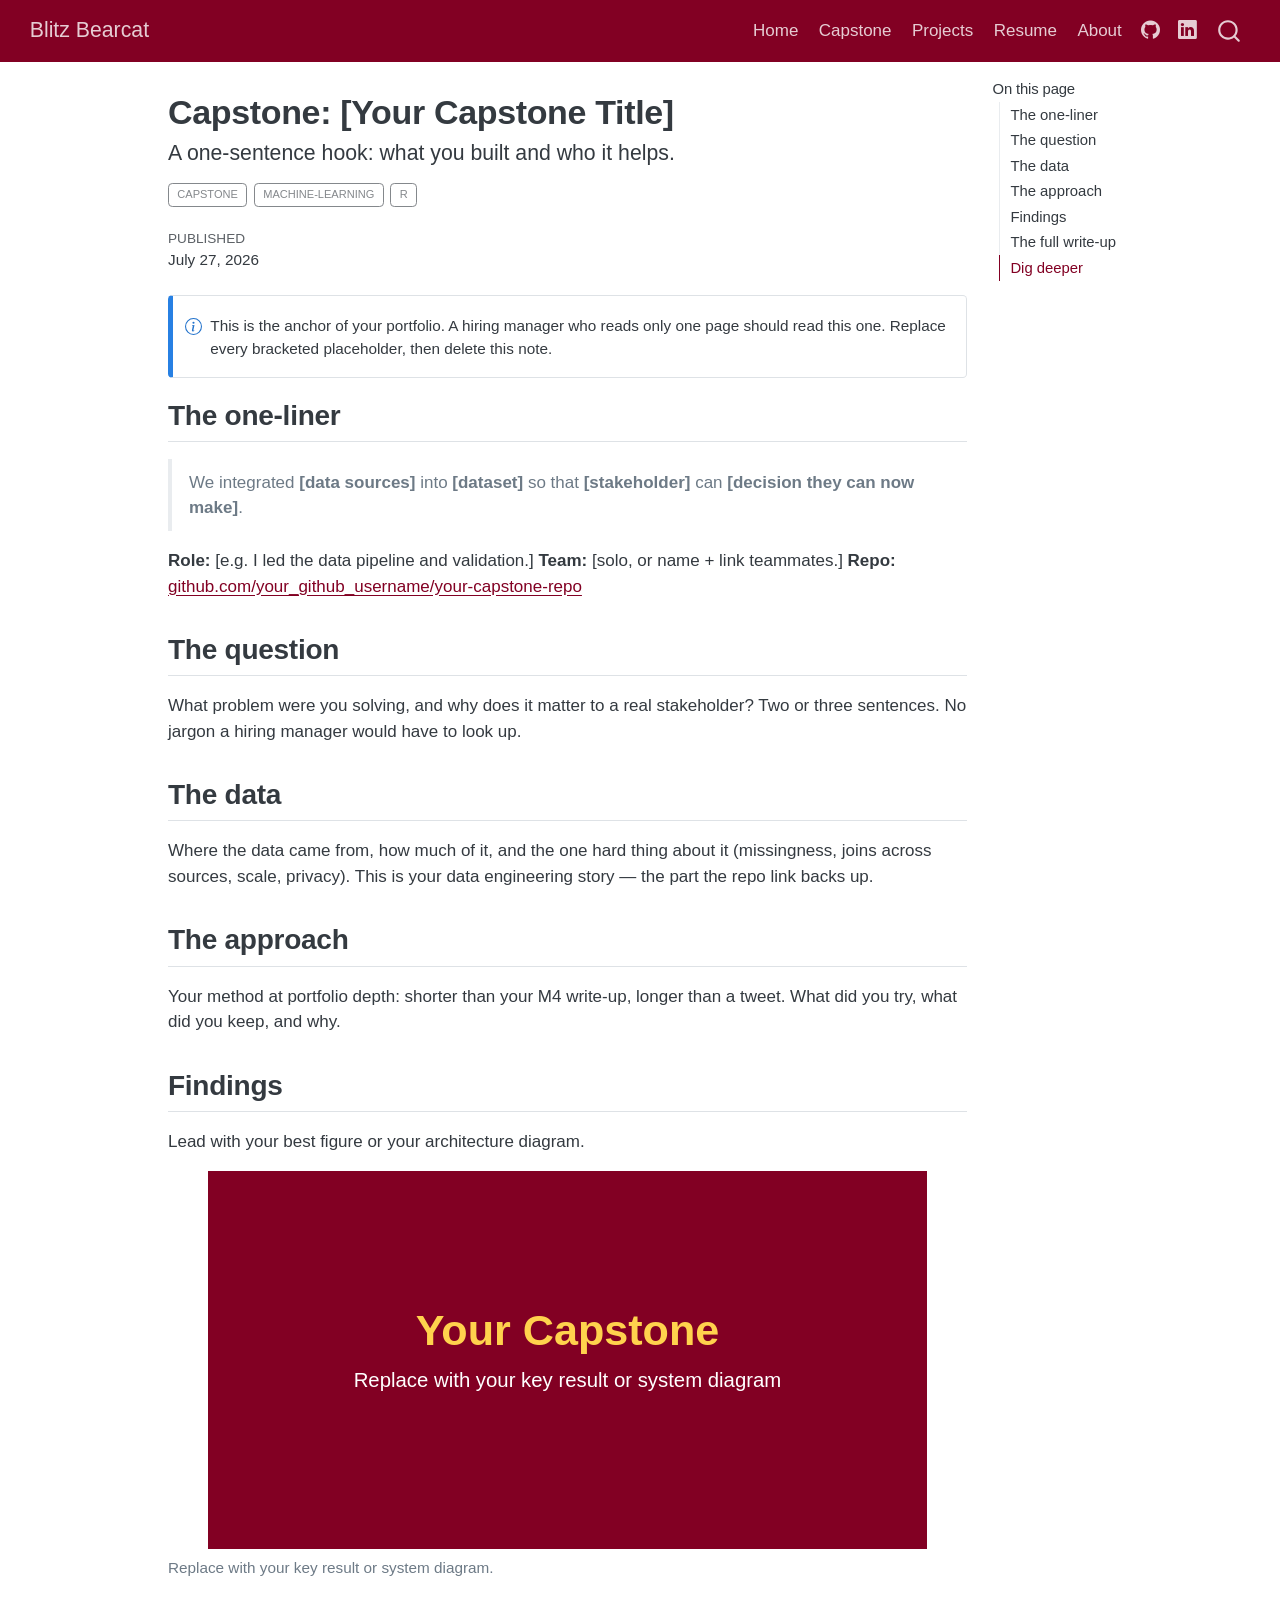
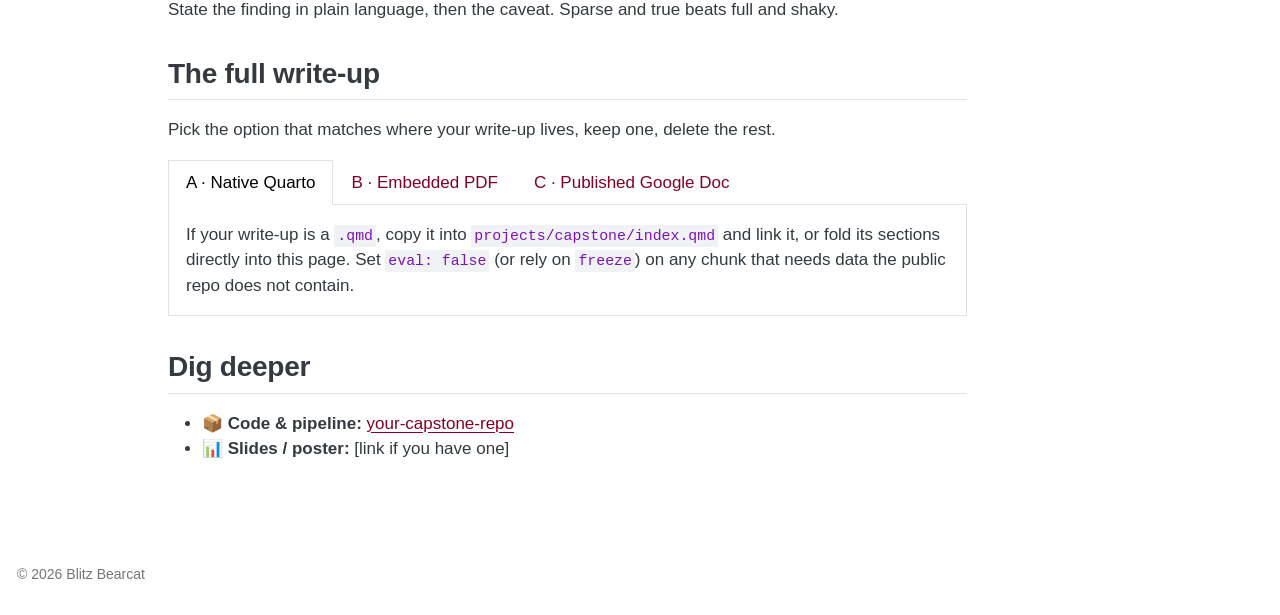
<file: capstone.html>
<!DOCTYPE html>
<html xmlns="http://www.w3.org/1999/xhtml" lang="en" xml:lang="en"><head>

<meta charset="utf-8">
<meta name="generator" content="quarto-1.9.38">

<meta name="viewport" content="width=device-width, initial-scale=1.0, user-scalable=yes">

<meta name="dcterms.date" content="2026-07-27">

<title>Capstone: [Your Capstone Title] – Blitz Bearcat</title>
<style>
/* Default styles provided by pandoc.
** See https://pandoc.org/MANUAL.html#variables-for-html for config info.
*/
code{white-space: pre-wrap;}
span.smallcaps{font-variant: small-caps;}
div.columns{display: flex; gap: min(4vw, 1.5em);}
div.column{flex: auto; overflow-x: auto;}
div.hanging-indent{margin-left: 1.5em; text-indent: -1.5em;}
ul.task-list{list-style: none;}
ul.task-list li input[type="checkbox"] {
  width: 0.8em;
  margin: 0 0.8em 0.2em -1em; /* quarto-specific, see https://github.com/quarto-dev/quarto-cli/issues/4556 */ 
  vertical-align: middle;
}
/* CSS for syntax highlighting */
html { -webkit-text-size-adjust: 100%; }
pre > code.sourceCode { white-space: pre; position: relative; }
pre > code.sourceCode > span { display: inline-block; line-height: 1.25; }
pre > code.sourceCode > span:empty { height: 1.2em; }
.sourceCode { overflow: visible; }
code.sourceCode > span { color: inherit; text-decoration: inherit; }
div.sourceCode { margin: 1em 0; }
pre.sourceCode { margin: 0; }
@media screen {
div.sourceCode { overflow: auto; }
}
@media print {
pre > code.sourceCode { white-space: pre-wrap; }
pre > code.sourceCode > span { text-indent: -5em; padding-left: 5em; }
}
pre.numberSource code
  { counter-reset: source-line 0; }
pre.numberSource code > span
  { position: relative; left: -4em; counter-increment: source-line; }
pre.numberSource code > span > a:first-child::before
  { content: counter(source-line);
    position: relative; left: -1em; text-align: right; vertical-align: baseline;
    border: none; display: inline-block;
    -webkit-touch-callout: none; -webkit-user-select: none;
    -khtml-user-select: none; -moz-user-select: none;
    -ms-user-select: none; user-select: none;
    padding: 0 4px; width: 4em;
  }
pre.numberSource { margin-left: 3em;  padding-left: 4px; }
div.sourceCode
  {   }
@media screen {
pre > code.sourceCode > span > a:first-child::before { text-decoration: underline; }
}
</style>


<script src="site_libs/quarto-nav/quarto-nav.js"></script>
<script src="site_libs/quarto-nav/headroom.min.js"></script>
<script src="site_libs/clipboard/clipboard.min.js"></script>
<script src="site_libs/quarto-search/autocomplete.umd.js"></script>
<script src="site_libs/quarto-search/fuse.min.js"></script>
<script src="site_libs/quarto-search/quarto-search.js"></script>
<meta name="quarto:offset" content="./">
<script src="site_libs/quarto-html/quarto.js" type="module"></script>
<script src="site_libs/quarto-html/tabsets/tabsets.js" type="module"></script>
<script src="site_libs/quarto-html/popper.min.js"></script>
<script src="site_libs/quarto-html/tippy.umd.min.js"></script>
<script src="site_libs/quarto-html/anchor.min.js"></script>
<link href="site_libs/quarto-html/tippy.css" rel="stylesheet">
<link href="site_libs/quarto-html/quarto-syntax-highlighting-15634bcf2e68342d4ad2dfa704d543f6.css" rel="stylesheet" id="quarto-text-highlighting-styles">
<script src="site_libs/bootstrap/bootstrap.min.js"></script>
<link href="site_libs/bootstrap/bootstrap-icons.css" rel="stylesheet">
<link href="site_libs/bootstrap/bootstrap-bf8ab5b5249385187763ea8279c69bea.min.css" rel="stylesheet" append-hash="true" id="quarto-bootstrap" data-mode="light">
<script id="quarto-search-options" type="application/json">{
  "location": "navbar",
  "copy-button": false,
  "collapse-after": 3,
  "panel-placement": "end",
  "type": "overlay",
  "limit": 50,
  "keyboard-shortcut": [
    "f",
    "/",
    "s"
  ],
  "show-item-context": false,
  "language": {
    "search-no-results-text": "No results",
    "search-matching-documents-text": "matching documents",
    "search-copy-link-title": "Copy link to search",
    "search-hide-matches-text": "Hide additional matches",
    "search-more-match-text": "more match in this document",
    "search-more-matches-text": "more matches in this document",
    "search-clear-button-title": "Clear",
    "search-text-placeholder": "",
    "search-detached-cancel-button-title": "Cancel",
    "search-submit-button-title": "Submit",
    "search-label": "Search"
  }
}</script>


</head>

<body class="nav-fixed quarto-light">

<div id="quarto-search-results"></div>
  <header id="quarto-header" class="headroom fixed-top">
    <nav class="navbar navbar-expand-lg " data-bs-theme="dark">
      <div class="navbar-container container-fluid">
      <div class="navbar-brand-container mx-auto">
    <a class="navbar-brand" href="./index.html">
    <span class="navbar-title">Blitz Bearcat</span>
    </a>
  </div>
            <div id="quarto-search" class="" title="Search"></div>
          <button class="navbar-toggler" type="button" data-bs-toggle="collapse" data-bs-target="#navbarCollapse" aria-controls="navbarCollapse" role="menu" aria-expanded="false" aria-label="Toggle navigation" onclick="if (window.quartoToggleHeadroom) { window.quartoToggleHeadroom(); }">
  <span class="navbar-toggler-icon"></span>
</button>
          <div class="collapse navbar-collapse" id="navbarCollapse">
            <ul class="navbar-nav navbar-nav-scroll ms-auto">
  <li class="nav-item">
    <a class="nav-link" href="./index.html"> 
<span class="menu-text">Home</span></a>
  </li>  
  <li class="nav-item">
    <a class="nav-link active" href="./capstone.html" aria-current="page"> 
<span class="menu-text">Capstone</span></a>
  </li>  
  <li class="nav-item">
    <a class="nav-link" href="./projects.html"> 
<span class="menu-text">Projects</span></a>
  </li>  
  <li class="nav-item">
    <a class="nav-link" href="./resume.html"> 
<span class="menu-text">Resume</span></a>
  </li>  
  <li class="nav-item">
    <a class="nav-link" href="./about.html"> 
<span class="menu-text">About</span></a>
  </li>  
  <li class="nav-item compact">
    <a class="nav-link" href="https://github.com/your_github_username"> <i class="bi bi-github" role="img" aria-label="GitHub">
</i> 
<span class="menu-text"></span></a>
  </li>  
  <li class="nav-item compact">
    <a class="nav-link" href="https://linkedin.com/in/your_github_username"> <i class="bi bi-linkedin" role="img" aria-label="LinkedIn">
</i> 
<span class="menu-text"></span></a>
  </li>  
</ul>
          </div> <!-- /navcollapse -->
            <div class="quarto-navbar-tools">
</div>
      </div> <!-- /container-fluid -->
    </nav>
</header>
<!-- content -->
<div id="quarto-content" class="quarto-container page-columns page-rows-contents page-layout-article page-navbar">
<!-- sidebar -->
<!-- margin-sidebar -->
    <div id="quarto-margin-sidebar" class="sidebar margin-sidebar">
        <nav id="TOC" role="doc-toc" class="toc-active">
    <h2 id="toc-title">On this page</h2>
   
  <ul>
  <li><a href="#the-one-liner" id="toc-the-one-liner" class="nav-link active" data-scroll-target="#the-one-liner">The one-liner</a></li>
  <li><a href="#the-question" id="toc-the-question" class="nav-link" data-scroll-target="#the-question">The question</a></li>
  <li><a href="#the-data" id="toc-the-data" class="nav-link" data-scroll-target="#the-data">The data</a></li>
  <li><a href="#the-approach" id="toc-the-approach" class="nav-link" data-scroll-target="#the-approach">The approach</a></li>
  <li><a href="#findings" id="toc-findings" class="nav-link" data-scroll-target="#findings">Findings</a></li>
  <li><a href="#the-full-write-up" id="toc-the-full-write-up" class="nav-link" data-scroll-target="#the-full-write-up">The full write-up</a></li>
  <li><a href="#dig-deeper" id="toc-dig-deeper" class="nav-link" data-scroll-target="#dig-deeper">Dig deeper</a></li>
  </ul>
</nav>
    </div>
<!-- main -->
<main class="content" id="quarto-document-content">

<header id="title-block-header" class="quarto-title-block default">
<div class="quarto-title">
<h1 class="title">Capstone: [Your Capstone Title]</h1>
<p class="subtitle lead">A one-sentence hook: what you built and who it helps.</p>
  <div class="quarto-categories">
    <div class="quarto-category">capstone</div>
    <div class="quarto-category">machine-learning</div>
    <div class="quarto-category">R</div>
  </div>
  </div>



<div class="quarto-title-meta">

    
    <div>
    <div class="quarto-title-meta-heading">Published</div>
    <div class="quarto-title-meta-contents">
      <p class="date">July 27, 2026</p>
    </div>
  </div>
  
    
  </div>
  


</header>


<div class="callout callout-style-simple callout-note">
<div class="callout-body d-flex">
<div class="callout-icon-container">
<i class="callout-icon"></i>
</div>
<div class="callout-body-container">
<p>This is the anchor of your portfolio. A hiring manager who reads only one page should read this one. Replace every bracketed placeholder, then delete this note.</p>
</div>
</div>
</div>
<section id="the-one-liner" class="level2">
<h2 class="anchored" data-anchor-id="the-one-liner">The one-liner</h2>
<blockquote class="blockquote">
<p>We integrated <strong>[data sources]</strong> into <strong>[dataset]</strong> so that <strong>[stakeholder]</strong> can <strong>[decision they can now make]</strong>.</p>
</blockquote>
<p><strong>Role:</strong> [e.g.&nbsp;I led the data pipeline and validation.] <strong>Team:</strong> [solo, or name + link teammates.] <strong>Repo:</strong> <a href="https://github.com/your_github_username/your-capstone-repo">github.com/your_github_username/your-capstone-repo</a></p>
</section>
<section id="the-question" class="level2">
<h2 class="anchored" data-anchor-id="the-question">The question</h2>
<p>What problem were you solving, and why does it matter to a real stakeholder? Two or three sentences. No jargon a hiring manager would have to look up.</p>
</section>
<section id="the-data" class="level2">
<h2 class="anchored" data-anchor-id="the-data">The data</h2>
<p>Where the data came from, how much of it, and the one hard thing about it (missingness, joins across sources, scale, privacy). This is your data engineering story — the part the repo link backs up.</p>
</section>
<section id="the-approach" class="level2">
<h2 class="anchored" data-anchor-id="the-approach">The approach</h2>
<p>Your method at portfolio depth: shorter than your M4 write-up, longer than a tweet. What did you try, what did you keep, and why.</p>
</section>
<section id="findings" class="level2">
<h2 class="anchored" data-anchor-id="findings">Findings</h2>
<p>Lead with your best figure or your architecture diagram.</p>
<div class="quarto-figure quarto-figure-center">
<figure class="figure">
<p><img src="projects/capstone/featured.svg" class="img-fluid figure-img" style="width:90.0%" alt="Placeholder capstone figure"></p>
<figcaption>Replace with your key result or system diagram.</figcaption>
</figure>
</div>
<p>State the finding in plain language, then the caveat. Sparse and true beats full and shaky.</p>
</section>
<section id="the-full-write-up" class="level2">
<h2 class="anchored" data-anchor-id="the-full-write-up">The full write-up</h2>
<p>Pick the option that matches where your write-up lives, keep one, delete the rest.</p>
<div class="tabset-margin-container"></div><div class="panel-tabset">
<ul class="nav nav-tabs" role="tablist"><li class="nav-item" role="presentation"><a class="nav-link active" id="tabset-1-1-tab" data-bs-toggle="tab" data-bs-target="#tabset-1-1" role="tab" aria-controls="tabset-1-1" aria-selected="true" href="">A · Native Quarto</a></li><li class="nav-item" role="presentation"><a class="nav-link" id="tabset-1-2-tab" data-bs-toggle="tab" data-bs-target="#tabset-1-2" role="tab" aria-controls="tabset-1-2" aria-selected="false" href="">B · Embedded PDF</a></li><li class="nav-item" role="presentation"><a class="nav-link" id="tabset-1-3-tab" data-bs-toggle="tab" data-bs-target="#tabset-1-3" role="tab" aria-controls="tabset-1-3" aria-selected="false" href="">C · Published Google Doc</a></li></ul>
<div class="tab-content">
<div id="tabset-1-1" class="tab-pane active" role="tabpanel" aria-labelledby="tabset-1-1-tab">
<p>If your write-up is a <code>.qmd</code>, copy it into <code>projects/capstone/index.qmd</code> and link it, or fold its sections directly into this page. Set <code>eval: false</code> (or rely on <code>freeze</code>) on any chunk that needs data the public repo does not contain.</p>
</div>
<div id="tabset-1-2" class="tab-pane" role="tabpanel" aria-labelledby="tabset-1-2-tab">
<div class="code-copy-outer-scaffold"><div class="sourceCode" id="cb1"><pre class="sourceCode markdown code-with-copy"><code class="sourceCode markdown"><span id="cb1-1"><a href="#cb1-1" aria-hidden="true" tabindex="-1"></a><span class="co">[</span><span class="ot">Download the write-up (PDF)</span><span class="co">](projects/capstone/writeup.pdf)</span>{.btn .btn-primary}</span>
<span id="cb1-2"><a href="#cb1-2" aria-hidden="true" tabindex="-1"></a></span>
<span id="cb1-3"><a href="#cb1-3" aria-hidden="true" tabindex="-1"></a><span class="dt">&lt;</span><span class="kw">iframe</span><span class="ot"> src</span><span class="op">=</span><span class="st">"projects/capstone/writeup.pdf"</span><span class="ot"> width</span><span class="op">=</span><span class="st">"100%"</span><span class="ot"> height</span><span class="op">=</span><span class="st">"800px"</span></span>
<span id="cb1-4"><a href="#cb1-4" aria-hidden="true" tabindex="-1"></a><span class="ot">  style</span><span class="op">=</span><span class="st">"border: 1px solid #ddd;"</span><span class="dt">&gt;&lt;/</span><span class="kw">iframe</span><span class="dt">&gt;</span></span></code></pre></div><button title="Copy to Clipboard" class="code-copy-button"><i class="bi"></i></button></div>
</div>
<div id="tabset-1-3" class="tab-pane" role="tabpanel" aria-labelledby="tabset-1-3-tab">
<div class="code-copy-outer-scaffold"><div class="sourceCode" id="cb2"><pre class="sourceCode markdown code-with-copy"><code class="sourceCode markdown"><span id="cb2-1"><a href="#cb2-1" aria-hidden="true" tabindex="-1"></a><span class="co">[</span><span class="ot">Read the full write-up</span><span class="co">](https://docs.google.com/document/d/e/XXXX/pub)</span>{.btn .btn-primary}</span>
<span id="cb2-2"><a href="#cb2-2" aria-hidden="true" tabindex="-1"></a></span>
<span id="cb2-3"><a href="#cb2-3" aria-hidden="true" tabindex="-1"></a><span class="dt">&lt;</span><span class="kw">iframe</span><span class="ot"> src</span><span class="op">=</span><span class="st">"https://docs.google.com/document/d/e/XXXX/pub?embedded=true"</span></span>
<span id="cb2-4"><a href="#cb2-4" aria-hidden="true" tabindex="-1"></a><span class="ot">  width</span><span class="op">=</span><span class="st">"100%"</span><span class="ot"> height</span><span class="op">=</span><span class="st">"800px"</span><span class="ot"> style</span><span class="op">=</span><span class="st">"border: 1px solid #ddd;"</span><span class="dt">&gt;&lt;/</span><span class="kw">iframe</span><span class="dt">&gt;</span></span></code></pre></div><button title="Copy to Clipboard" class="code-copy-button"><i class="bi"></i></button></div>
</div>
</div>
</div>
</section>
<section id="dig-deeper" class="level2">
<h2 class="anchored" data-anchor-id="dig-deeper">Dig deeper</h2>
<ul>
<li>📦 <strong>Code &amp; pipeline:</strong> <a href="https://github.com/your_github_username/your-capstone-repo">your-capstone-repo</a></li>
<li>📊 <strong>Slides / poster:</strong> [link if you have one]</li>
</ul>


</section>

</main> <!-- /main -->
<script id="quarto-html-after-body" type="application/javascript">
  window.document.addEventListener("DOMContentLoaded", function (event) {
    const icon = "";
    const anchorJS = new window.AnchorJS();
    anchorJS.options = {
      placement: 'right',
      icon: icon
    };
    anchorJS.add('.anchored');
    const isCodeAnnotation = (el) => {
      for (const clz of el.classList) {
        if (clz.startsWith('code-annotation-')) {                     
          return true;
        }
      }
      return false;
    }
    const onCopySuccess = function(e) {
      // button target
      const button = e.trigger;
      // don't keep focus
      button.blur();
      // flash "checked"
      button.classList.add('code-copy-button-checked');
      var currentTitle = button.getAttribute("title");
      button.setAttribute("title", "Copied!");
      let tooltip;
      if (window.bootstrap) {
        button.setAttribute("data-bs-toggle", "tooltip");
        button.setAttribute("data-bs-placement", "left");
        button.setAttribute("data-bs-title", "Copied!");
        tooltip = new bootstrap.Tooltip(button, 
          { trigger: "manual", 
            customClass: "code-copy-button-tooltip",
            offset: [0, -8]});
        tooltip.show();    
      }
      setTimeout(function() {
        if (tooltip) {
          tooltip.hide();
          button.removeAttribute("data-bs-title");
          button.removeAttribute("data-bs-toggle");
          button.removeAttribute("data-bs-placement");
        }
        button.setAttribute("title", currentTitle);
        button.classList.remove('code-copy-button-checked');
      }, 1000);
      // clear code selection
      e.clearSelection();
    }
    const getTextToCopy = function(trigger) {
      const outerScaffold = trigger.parentElement.cloneNode(true);
      const codeEl = outerScaffold.querySelector('code');
      for (const childEl of codeEl.children) {
        if (isCodeAnnotation(childEl)) {
          childEl.remove();
        }
      }
      return codeEl.innerText;
    }
    const clipboard = new window.ClipboardJS('.code-copy-button:not([data-in-quarto-modal])', {
      text: getTextToCopy
    });
    clipboard.on('success', onCopySuccess);
    if (window.document.getElementById('quarto-embedded-source-code-modal')) {
      const clipboardModal = new window.ClipboardJS('.code-copy-button[data-in-quarto-modal]', {
        text: getTextToCopy,
        container: window.document.getElementById('quarto-embedded-source-code-modal')
      });
      clipboardModal.on('success', onCopySuccess);
    }
      var localhostRegex = new RegExp(/^(?:http|https):\/\/localhost\:?[0-9]*\//);
      var mailtoRegex = new RegExp(/^mailto:/);
        var filterRegex = new RegExp("https:\/\/your_github_username\.github\.io");
      var isInternal = (href) => {
          return filterRegex.test(href) || localhostRegex.test(href) || mailtoRegex.test(href);
      }
      // Inspect non-navigation links and adorn them if external
     var links = window.document.querySelectorAll('a[href]:not(.nav-link):not(.navbar-brand):not(.toc-action):not(.sidebar-link):not(.sidebar-item-toggle):not(.pagination-link):not(.no-external):not([aria-hidden]):not(.dropdown-item):not(.quarto-navigation-tool):not(.about-link)');
      for (var i=0; i<links.length; i++) {
        const link = links[i];
        if (!isInternal(link.href)) {
          // undo the damage that might have been done by quarto-nav.js in the case of
          // links that we want to consider external
          if (link.dataset.originalHref !== undefined) {
            link.href = link.dataset.originalHref;
          }
        }
      }
    function tippyHover(el, contentFn, onTriggerFn, onUntriggerFn) {
      const config = {
        allowHTML: true,
        maxWidth: 500,
        delay: 100,
        arrow: false,
        appendTo: function(el) {
            return el.parentElement;
        },
        interactive: true,
        interactiveBorder: 10,
        theme: 'quarto',
        placement: 'bottom-start',
      };
      if (contentFn) {
        config.content = contentFn;
      }
      if (onTriggerFn) {
        config.onTrigger = onTriggerFn;
      }
      if (onUntriggerFn) {
        config.onUntrigger = onUntriggerFn;
      }
      window.tippy(el, config); 
    }
    const noterefs = window.document.querySelectorAll('a[role="doc-noteref"]');
    for (var i=0; i<noterefs.length; i++) {
      const ref = noterefs[i];
      tippyHover(ref, function() {
        // use id or data attribute instead here
        let href = ref.getAttribute('data-footnote-href') || ref.getAttribute('href');
        try { href = new URL(href).hash; } catch {}
        const id = href.replace(/^#\/?/, "");
        const note = window.document.getElementById(id);
        if (note) {
          return note.innerHTML;
        } else {
          return "";
        }
      });
    }
    const xrefs = window.document.querySelectorAll('a.quarto-xref');
    const processXRef = (id, note) => {
      // Strip column container classes
      const stripColumnClz = (el) => {
        el.classList.remove("page-full", "page-columns");
        if (el.children) {
          for (const child of el.children) {
            stripColumnClz(child);
          }
        }
      }
      stripColumnClz(note)
      if (id === null || id.startsWith('sec-')) {
        // Special case sections, only their first couple elements
        const container = document.createElement("div");
        if (note.children && note.children.length > 2) {
          container.appendChild(note.children[0].cloneNode(true));
          for (let i = 1; i < note.children.length; i++) {
            const child = note.children[i];
            if (child.tagName === "P" && child.innerText === "") {
              continue;
            } else {
              container.appendChild(child.cloneNode(true));
              break;
            }
          }
          if (window.Quarto?.typesetMath) {
            window.Quarto.typesetMath(container);
          }
          return container.innerHTML
        } else {
          if (window.Quarto?.typesetMath) {
            window.Quarto.typesetMath(note);
          }
          return note.innerHTML;
        }
      } else {
        // Remove any anchor links if they are present
        const anchorLink = note.querySelector('a.anchorjs-link');
        if (anchorLink) {
          anchorLink.remove();
        }
        if (window.Quarto?.typesetMath) {
          window.Quarto.typesetMath(note);
        }
        if (note.classList.contains("callout")) {
          return note.outerHTML;
        } else {
          return note.innerHTML;
        }
      }
    }
    for (var i=0; i<xrefs.length; i++) {
      const xref = xrefs[i];
      tippyHover(xref, undefined, function(instance) {
        instance.disable();
        let url = xref.getAttribute('href');
        let hash = undefined; 
        if (url.startsWith('#')) {
          hash = url;
        } else {
          try { hash = new URL(url).hash; } catch {}
        }
        if (hash) {
          const id = hash.replace(/^#\/?/, "");
          const note = window.document.getElementById(id);
          if (note !== null) {
            try {
              const html = processXRef(id, note.cloneNode(true));
              instance.setContent(html);
            } finally {
              instance.enable();
              instance.show();
            }
          } else {
            // See if we can fetch this
            fetch(url.split('#')[0])
            .then(res => res.text())
            .then(html => {
              const parser = new DOMParser();
              const htmlDoc = parser.parseFromString(html, "text/html");
              const note = htmlDoc.getElementById(id);
              if (note !== null) {
                const html = processXRef(id, note);
                instance.setContent(html);
              } 
            }).finally(() => {
              instance.enable();
              instance.show();
            });
          }
        } else {
          // See if we can fetch a full url (with no hash to target)
          // This is a special case and we should probably do some content thinning / targeting
          fetch(url)
          .then(res => res.text())
          .then(html => {
            const parser = new DOMParser();
            const htmlDoc = parser.parseFromString(html, "text/html");
            const note = htmlDoc.querySelector('main.content');
            if (note !== null) {
              // This should only happen for chapter cross references
              // (since there is no id in the URL)
              // remove the first header
              if (note.children.length > 0 && note.children[0].tagName === "HEADER") {
                note.children[0].remove();
              }
              const html = processXRef(null, note);
              instance.setContent(html);
            } 
          }).finally(() => {
            instance.enable();
            instance.show();
          });
        }
      }, function(instance) {
      });
    }
        let selectedAnnoteEl;
        const selectorForAnnotation = ( cell, annotation) => {
          let cellAttr = 'data-code-cell="' + cell + '"';
          let lineAttr = 'data-code-annotation="' +  annotation + '"';
          const selector = 'span[' + cellAttr + '][' + lineAttr + ']';
          return selector;
        }
        const selectCodeLines = (annoteEl) => {
          const doc = window.document;
          const targetCell = annoteEl.getAttribute("data-target-cell");
          const targetAnnotation = annoteEl.getAttribute("data-target-annotation");
          const annoteSpan = window.document.querySelector(selectorForAnnotation(targetCell, targetAnnotation));
          const lines = annoteSpan.getAttribute("data-code-lines").split(",");
          const lineIds = lines.map((line) => {
            return targetCell + "-" + line;
          })
          let top = null;
          let height = null;
          let parent = null;
          if (lineIds.length > 0) {
              //compute the position of the single el (top and bottom and make a div)
              const el = window.document.getElementById(lineIds[0]);
              top = el.offsetTop;
              height = el.offsetHeight;
              parent = el.parentElement.parentElement;
            if (lineIds.length > 1) {
              const lastEl = window.document.getElementById(lineIds[lineIds.length - 1]);
              const bottom = lastEl.offsetTop + lastEl.offsetHeight;
              height = bottom - top;
            }
            if (top !== null && height !== null && parent !== null) {
              // cook up a div (if necessary) and position it 
              let div = window.document.getElementById("code-annotation-line-highlight");
              if (div === null) {
                div = window.document.createElement("div");
                div.setAttribute("id", "code-annotation-line-highlight");
                div.style.position = 'absolute';
                parent.appendChild(div);
              }
              div.style.top = top - 2 + "px";
              div.style.height = height + 4 + "px";
              div.style.left = 0;
              let gutterDiv = window.document.getElementById("code-annotation-line-highlight-gutter");
              if (gutterDiv === null) {
                gutterDiv = window.document.createElement("div");
                gutterDiv.setAttribute("id", "code-annotation-line-highlight-gutter");
                gutterDiv.style.position = 'absolute';
                const codeCell = window.document.getElementById(targetCell);
                const gutter = codeCell.querySelector('.code-annotation-gutter');
                gutter.appendChild(gutterDiv);
              }
              gutterDiv.style.top = top - 2 + "px";
              gutterDiv.style.height = height + 4 + "px";
            }
            selectedAnnoteEl = annoteEl;
          }
        };
        const unselectCodeLines = () => {
          const elementsIds = ["code-annotation-line-highlight", "code-annotation-line-highlight-gutter"];
          elementsIds.forEach((elId) => {
            const div = window.document.getElementById(elId);
            if (div) {
              div.remove();
            }
          });
          selectedAnnoteEl = undefined;
        };
          // Handle positioning of the toggle
      window.addEventListener(
        "resize",
        throttle(() => {
          elRect = undefined;
          if (selectedAnnoteEl) {
            selectCodeLines(selectedAnnoteEl);
          }
        }, 10)
      );
      function throttle(fn, ms) {
      let throttle = false;
      let timer;
        return (...args) => {
          if(!throttle) { // first call gets through
              fn.apply(this, args);
              throttle = true;
          } else { // all the others get throttled
              if(timer) clearTimeout(timer); // cancel #2
              timer = setTimeout(() => {
                fn.apply(this, args);
                timer = throttle = false;
              }, ms);
          }
        };
      }
        // Attach click handler to the DT
        const annoteDls = window.document.querySelectorAll('dt[data-target-cell]');
        for (const annoteDlNode of annoteDls) {
          annoteDlNode.addEventListener('click', (event) => {
            const clickedEl = event.target;
            if (clickedEl !== selectedAnnoteEl) {
              unselectCodeLines();
              const activeEl = window.document.querySelector('dt[data-target-cell].code-annotation-active');
              if (activeEl) {
                activeEl.classList.remove('code-annotation-active');
              }
              selectCodeLines(clickedEl);
              clickedEl.classList.add('code-annotation-active');
            } else {
              // Unselect the line
              unselectCodeLines();
              clickedEl.classList.remove('code-annotation-active');
            }
          });
        }
    const findCites = (el) => {
      const parentEl = el.parentElement;
      if (parentEl) {
        const cites = parentEl.dataset.cites;
        if (cites) {
          return {
            el,
            cites: cites.split(' ')
          };
        } else {
          return findCites(el.parentElement)
        }
      } else {
        return undefined;
      }
    };
    var bibliorefs = window.document.querySelectorAll('a[role="doc-biblioref"]');
    for (var i=0; i<bibliorefs.length; i++) {
      const ref = bibliorefs[i];
      const citeInfo = findCites(ref);
      if (citeInfo) {
        tippyHover(citeInfo.el, function() {
          var popup = window.document.createElement('div');
          citeInfo.cites.forEach(function(cite) {
            var citeDiv = window.document.createElement('div');
            citeDiv.classList.add('hanging-indent');
            citeDiv.classList.add('csl-entry');
            var biblioDiv = window.document.getElementById('ref-' + cite);
            if (biblioDiv) {
              citeDiv.innerHTML = biblioDiv.innerHTML;
            }
            popup.appendChild(citeDiv);
          });
          return popup.innerHTML;
        });
      }
    }
  });
  </script>
</div> <!-- /content -->
<footer class="footer">
  <div class="nav-footer">
    <div class="nav-footer-left">
<p>© 2026 Blitz Bearcat</p>
</div>   
    <div class="nav-footer-center">
      &nbsp;
    </div>
    <div class="nav-footer-right">
      &nbsp;
    </div>
  </div>
</footer>




</body></html>
</file>
<file: site_libs/quarto-html/tippy.css>
.tippy-box[data-animation=fade][data-state=hidden]{opacity:0}[data-tippy-root]{max-width:calc(100vw - 10px)}.tippy-box{position:relative;background-color:#333;color:#fff;border-radius:4px;font-size:14px;line-height:1.4;white-space:normal;outline:0;transition-property:transform,visibility,opacity}.tippy-box[data-placement^=top]>.tippy-arrow{bottom:0}.tippy-box[data-placement^=top]>.tippy-arrow:before{bottom:-7px;left:0;border-width:8px 8px 0;border-top-color:initial;transform-origin:center top}.tippy-box[data-placement^=bottom]>.tippy-arrow{top:0}.tippy-box[data-placement^=bottom]>.tippy-arrow:before{top:-7px;left:0;border-width:0 8px 8px;border-bottom-color:initial;transform-origin:center bottom}.tippy-box[data-placement^=left]>.tippy-arrow{right:0}.tippy-box[data-placement^=left]>.tippy-arrow:before{border-width:8px 0 8px 8px;border-left-color:initial;right:-7px;transform-origin:center left}.tippy-box[data-placement^=right]>.tippy-arrow{left:0}.tippy-box[data-placement^=right]>.tippy-arrow:before{left:-7px;border-width:8px 8px 8px 0;border-right-color:initial;transform-origin:center right}.tippy-box[data-inertia][data-state=visible]{transition-timing-function:cubic-bezier(.54,1.5,.38,1.11)}.tippy-arrow{width:16px;height:16px;color:#333}.tippy-arrow:before{content:"";position:absolute;border-color:transparent;border-style:solid}.tippy-content{position:relative;padding:5px 9px;z-index:1}
</file>
<file: site_libs/quarto-html/quarto-syntax-highlighting-15634bcf2e68342d4ad2dfa704d543f6.css>
/* quarto syntax highlight colors */
:root {
  --quarto-hl-ot-color: #003B4F;
  --quarto-hl-at-color: #657422;
  --quarto-hl-ss-color: #20794D;
  --quarto-hl-an-color: #5E5E5E;
  --quarto-hl-fu-color: #4758AB;
  --quarto-hl-st-color: #20794D;
  --quarto-hl-cf-color: #003B4F;
  --quarto-hl-op-color: #5E5E5E;
  --quarto-hl-er-color: #AD0000;
  --quarto-hl-bn-color: #AD0000;
  --quarto-hl-al-color: #AD0000;
  --quarto-hl-va-color: #111111;
  --quarto-hl-bu-color: inherit;
  --quarto-hl-ex-color: inherit;
  --quarto-hl-pp-color: #AD0000;
  --quarto-hl-in-color: #5E5E5E;
  --quarto-hl-vs-color: #20794D;
  --quarto-hl-wa-color: #5E5E5E;
  --quarto-hl-do-color: #5E5E5E;
  --quarto-hl-im-color: #00769E;
  --quarto-hl-ch-color: #20794D;
  --quarto-hl-dt-color: #AD0000;
  --quarto-hl-fl-color: #AD0000;
  --quarto-hl-co-color: #5E5E5E;
  --quarto-hl-cv-color: #5E5E5E;
  --quarto-hl-cn-color: #8f5902;
  --quarto-hl-sc-color: #5E5E5E;
  --quarto-hl-dv-color: #AD0000;
  --quarto-hl-kw-color: #003B4F;
}

/* other quarto variables */
:root {
  --quarto-font-monospace: SFMono-Regular, Menlo, Monaco, Consolas, "Liberation Mono", "Courier New", monospace;
}

/* syntax highlight based on Pandoc's rules */
pre > code.sourceCode > span {
  color: #003B4F;
}

code.sourceCode > span {
  color: #003B4F;
}

div.sourceCode,
div.sourceCode pre.sourceCode {
  color: #003B4F;
}

/* Normal */
code span {
  color: #003B4F;
}

/* Alert */
code span.al {
  color: #AD0000;
  font-style: inherit;
}

/* Annotation */
code span.an {
  color: #5E5E5E;
  font-style: inherit;
}

/* Attribute */
code span.at {
  color: #657422;
  font-style: inherit;
}

/* BaseN */
code span.bn {
  color: #AD0000;
  font-style: inherit;
}

/* BuiltIn */
code span.bu {
  font-style: inherit;
}

/* ControlFlow */
code span.cf {
  color: #003B4F;
  font-weight: bold;
  font-style: inherit;
}

/* Char */
code span.ch {
  color: #20794D;
  font-style: inherit;
}

/* Constant */
code span.cn {
  color: #8f5902;
  font-style: inherit;
}

/* Comment */
code span.co {
  color: #5E5E5E;
  font-style: inherit;
}

/* CommentVar */
code span.cv {
  color: #5E5E5E;
  font-style: italic;
}

/* Documentation */
code span.do {
  color: #5E5E5E;
  font-style: italic;
}

/* DataType */
code span.dt {
  color: #AD0000;
  font-style: inherit;
}

/* DecVal */
code span.dv {
  color: #AD0000;
  font-style: inherit;
}

/* Error */
code span.er {
  color: #AD0000;
  font-style: inherit;
}

/* Extension */
code span.ex {
  font-style: inherit;
}

/* Float */
code span.fl {
  color: #AD0000;
  font-style: inherit;
}

/* Function */
code span.fu {
  color: #4758AB;
  font-style: inherit;
}

/* Import */
code span.im {
  color: #00769E;
  font-style: inherit;
}

/* Information */
code span.in {
  color: #5E5E5E;
  font-style: inherit;
}

/* Keyword */
code span.kw {
  color: #003B4F;
  font-weight: bold;
  font-style: inherit;
}

/* Operator */
code span.op {
  color: #5E5E5E;
  font-style: inherit;
}

/* Other */
code span.ot {
  color: #003B4F;
  font-style: inherit;
}

/* Preprocessor */
code span.pp {
  color: #AD0000;
  font-style: inherit;
}

/* SpecialChar */
code span.sc {
  color: #5E5E5E;
  font-style: inherit;
}

/* SpecialString */
code span.ss {
  color: #20794D;
  font-style: inherit;
}

/* String */
code span.st {
  color: #20794D;
  font-style: inherit;
}

/* Variable */
code span.va {
  color: #111111;
  font-style: inherit;
}

/* VerbatimString */
code span.vs {
  color: #20794D;
  font-style: inherit;
}

/* Warning */
code span.wa {
  color: #5E5E5E;
  font-style: italic;
}

.prevent-inlining {
  content: "</";
}

/*# sourceMappingURL=f23921c56f73e400b49028c9186a1aa0.css.map */
</file>
